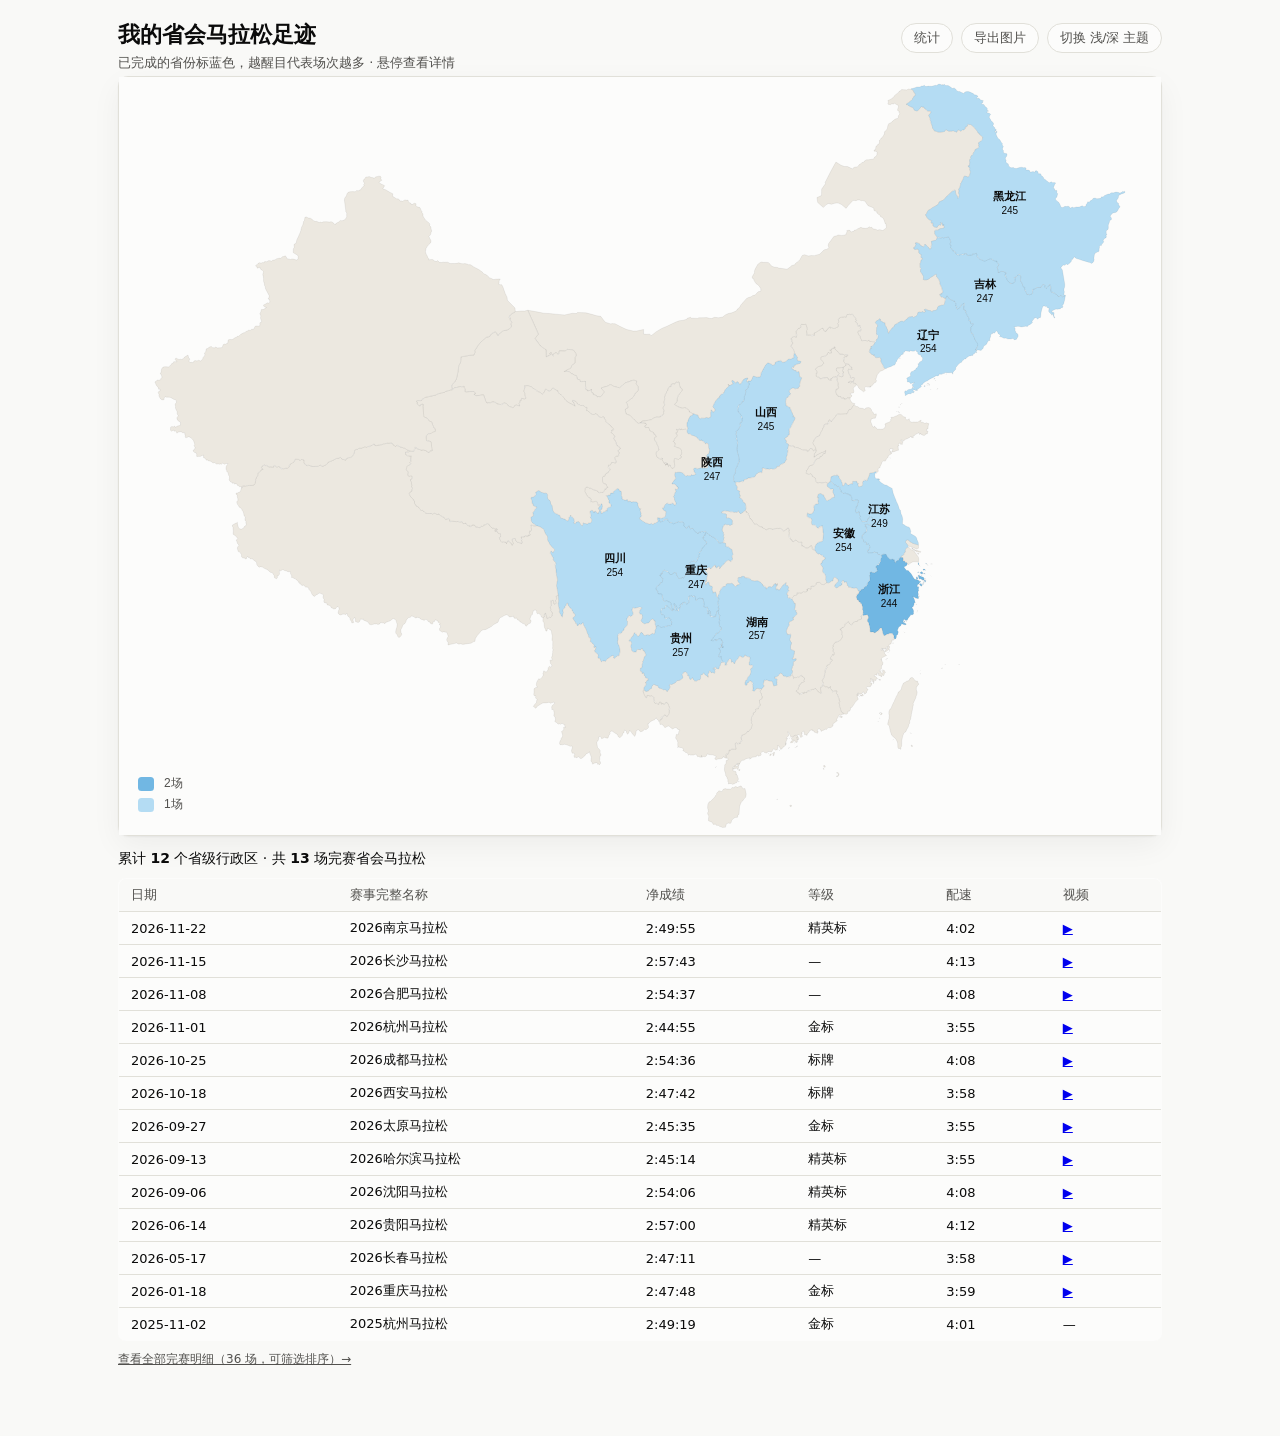
<file: index.html>
<!doctype html>
<html lang="zh-CN">
<head>
<meta charset="utf-8">
<meta name="viewport" content="width=device-width, initial-scale=1">
<title>我的省会马拉松足迹</title>
<link rel="stylesheet" href="style.css">
<style>
  /* 本页独有：地图容器与汇总区。通用样式在 style.css 里，两页共用。 */
  #map {
    width: 100%;
    /* 高度跟随视口：小屏不把左下图例顶到折叠线以下，大屏最多 760px（地图按高度自适应，越高画得越大） */
    height: clamp(420px, calc(100vh - 140px), 760px);
    background: var(--surface);
    border: 1px solid var(--hairline);
    border-radius: 10px;
    box-shadow: 0 1px 2px rgba(0,0,0,0.05), 0 10px 30px rgba(0,0,0,0.05);
  }
  #summary { margin-top: 14px; }
  /* 明细页入口。本页原本没有链接配色规则，只给这一个链接上色，不动全局 a。 */
  .more-link { color: var(--ink-2); }
</style>
</head>
<body>
<div class="page">
  <header>
    <div>
      <h1>我的省会马拉松足迹</h1>
      <p class="subtitle">已完成的省份标蓝色，越醒目代表场次越多 · 悬停查看详情</p>
    </div>
    <div class="tools">
      <a class="tool-btn" href="stats.html">统计</a>
      <button id="export-png" class="tool-btn" type="button">导出图片</button>
      <button id="theme-toggle" class="tool-btn" type="button">切换 浅/深 主题</button>
    </div>
  </header>

  <div id="map"></div>
  <div id="summary"></div>
</div>

<script src="lib/china.js"></script>
<script src="lib/echarts.min.js"></script>
<script src="data/races.js"></script>
<script src="format.js"></script>
<script src="app.js"></script>
</body>
</html>
</file>
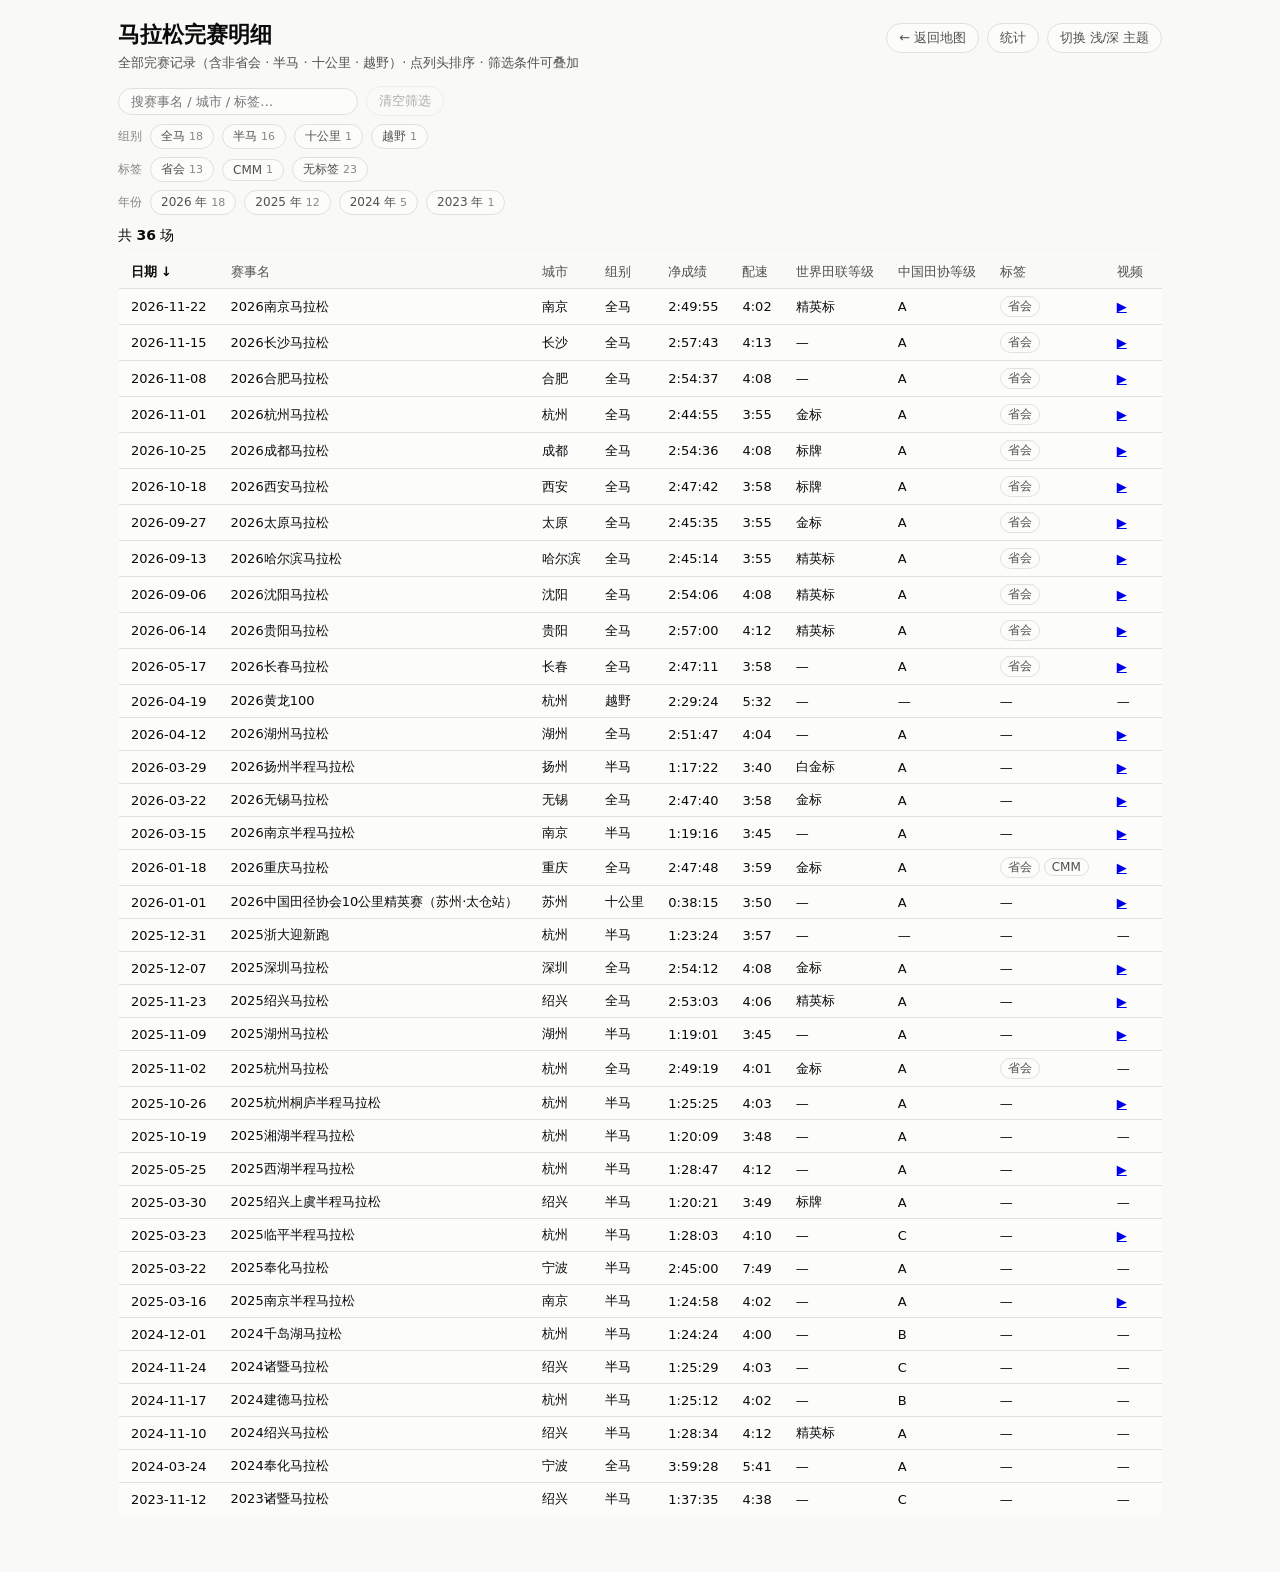
<file: detail.html>
<!doctype html>
<html lang="zh-CN">
<head>
<meta charset="utf-8">
<meta name="viewport" content="width=device-width, initial-scale=1">
<title>马拉松完赛明细</title>
<link rel="stylesheet" href="style.css">
<style>
  /* 本页独有：筛选区、chips、可排序表头、标签小圆片。其余在 style.css 里。 */
  .filters { display: flex; flex-direction: column; gap: 8px; margin: 14px 0 12px; }
  .filter-row { display: flex; align-items: center; gap: 8px; flex-wrap: wrap; }
  .filter-label { color: var(--muted); font-size: 12px; }
  #q {
    border: 1px solid var(--hairline);
    background: var(--surface);
    color: var(--ink);
    font-family: inherit;
    font-size: 13px;
    padding: 5px 12px;
    border-radius: 999px;
    width: 240px;
    max-width: 100%;
  }
  .chip {
    display: inline-flex;
    align-items: center;
    gap: 4px;
    border: 1px solid var(--hairline);
    background: var(--surface);
    color: var(--ink-2);
    font-family: inherit;
    font-size: 12px;
    padding: 3px 10px;
    border-radius: 999px;
    cursor: pointer;
    white-space: nowrap;
  }
  .chip[aria-pressed="true"] { background: var(--ink); border-color: var(--ink); color: var(--surface); }
  .chip-n { color: var(--muted); font-size: 11px; }
  .chip[aria-pressed="true"] .chip-n { color: var(--surface); opacity: 0.7; }
  .tool-btn:disabled { opacity: 0.45; cursor: default; }
  /* 11 列比地图页那张表宽得多，nowrap 之下 width:100% 反而让列宽分配别扭 */
  #list table { width: auto; min-width: 100%; }
  .th-btn {
    font: inherit;
    color: inherit;
    background: none;
    border: 0;
    padding: 0;
    cursor: pointer;
    white-space: nowrap;
  }
  .th-btn:hover { color: var(--ink); }
  th[aria-sort="ascending"], th[aria-sort="descending"] { color: var(--ink); font-weight: 600; }
  .sort-ind { margin-left: 4px; color: var(--muted); }
  th[aria-sort="ascending"] .sort-ind, th[aria-sort="descending"] .sort-ind { color: inherit; }
  .tag-pill {
    display: inline-block;
    border: 1px solid var(--hairline);
    border-radius: 999px;
    padding: 1px 7px;
    margin-right: 4px;
    font-size: 12px;
    color: var(--ink-2);
  }
</style>
</head>
<body>
<div class="page">
  <header>
    <div>
      <h1>马拉松完赛明细</h1>
      <p class="subtitle">全部完赛记录（含非省会 · 半马 · 十公里 · 越野）· 点列头排序 · 筛选条件可叠加</p>
    </div>
    <div class="tools">
      <a class="tool-btn" href="index.html">← 返回地图</a>
      <a class="tool-btn" href="stats.html">统计</a>
      <button id="theme-toggle" class="tool-btn" type="button">切换 浅/深 主题</button>
    </div>
  </header>

  <div id="filters" class="filters"></div>
  <p id="count" class="stat-line" aria-live="polite"></p>
  <div id="list"></div>
</div>

<script src="data/races.js"></script>
<script src="format.js"></script>
<script src="detail.js"></script>
</body>
</html>
</file>
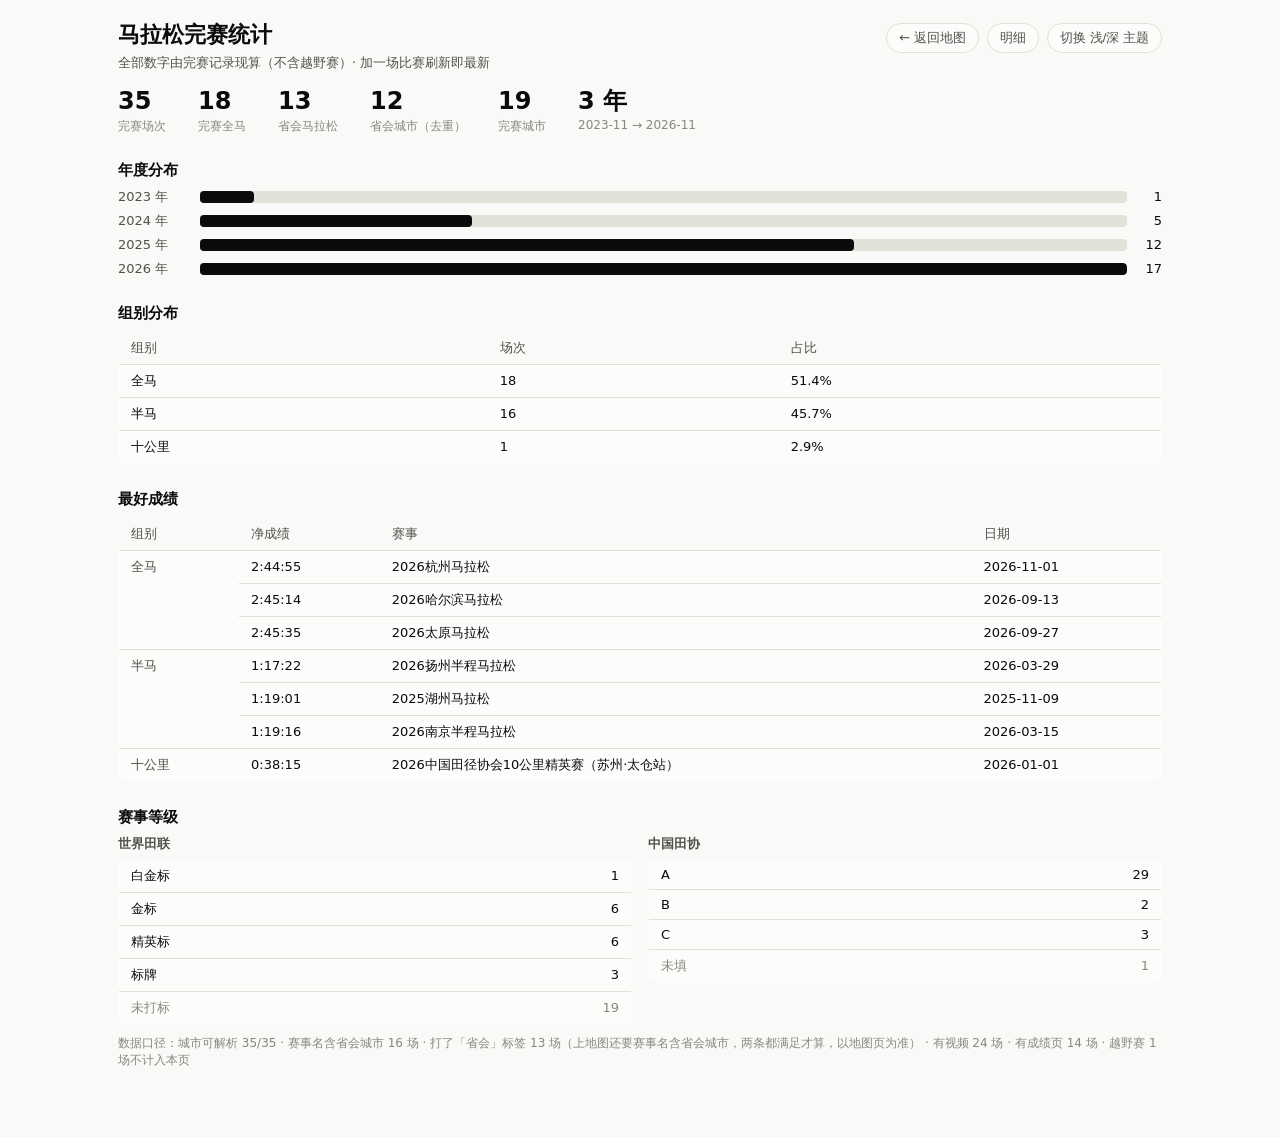
<file: stats.html>
<!doctype html>
<html lang="zh-CN">
<head>
<meta charset="utf-8">
<meta name="viewport" content="width=device-width, initial-scale=1">
<title>马拉松完赛统计</title>
<link rel="stylesheet" href="style.css">
<style>
  /* 本页独有：概览数字、条形、等级两栏。通用样式在 style.css 里。 */
  h2 { font-size: 15px; font-weight: 600; margin: 26px 0 8px; }

  .kpis { display: flex; flex-wrap: wrap; gap: 12px 32px; margin: 16px 0 0; }
  .kpi { display: flex; flex-direction: column; gap: 2px; }
  /* 大数字用比例字形（不加 tabular-nums，等宽会让大字号发散） */
  .kpi-n { font-size: 24px; font-weight: 650; line-height: 1.15; }
  .kpi-l { color: var(--muted); font-size: 12px; }

  .bar-row { display: flex; align-items: center; gap: 10px; margin: 6px 0; }
  /* 年份与数值定宽，各行的轨道才会等宽，条形长度才可比 */
  .bar-label { flex: 0 0 auto; width: 5.5em; color: var(--ink-2); font-size: 13px; white-space: nowrap; }
  /* min-width:0 不能省 —— 否则轨道拒绝收缩，窄屏会把页面撑宽 */
  .bar-track { flex: 1 1 0; min-width: 0; height: 12px; background: var(--hairline); border-radius: 4px; overflow: hidden; }
  /* 数据端 4px 圆角、基线端方角；min-width 保证只有 1 场时也看得见 */
  .bar-fill { display: block; height: 100%; min-width: 2px; background: var(--ink); border-radius: 0 4px 4px 0; }
  .bar-value { flex: 0 0 3ch; text-align: right; font-size: 13px; font-variant-numeric: tabular-nums; }

  .pb-group { color: var(--ink-2); vertical-align: top; white-space: nowrap; }

  .level-grid { display: grid; grid-template-columns: repeat(auto-fit, minmax(170px, 1fr)); gap: 16px; }
  .level-col h3 { font-size: 13px; font-weight: 600; color: var(--ink-2); margin: 0 0 6px; }
  .level-col table { width: 100%; }
  .level-col td.num { text-align: right; font-variant-numeric: tabular-nums; }
  .level-col tr.miss td { color: var(--muted); }
</style>
</head>
<body>
<div class="page">
  <header>
    <div>
      <h1>马拉松完赛统计</h1>
      <p class="subtitle">全部数字由完赛记录现算（不含越野赛）· 加一场比赛刷新即最新</p>
    </div>
    <div class="tools">
      <a class="tool-btn" href="index.html">← 返回地图</a>
      <a class="tool-btn" href="detail.html">明细</a>
      <button id="theme-toggle" class="tool-btn" type="button">切换 浅/深 主题</button>
    </div>
  </header>

  <div id="kpis" class="kpis"></div>

  <h2>年度分布</h2>
  <div id="years"></div>

  <h2>组别分布</h2>
  <div id="groups"></div>

  <h2>最好成绩</h2>
  <div id="pb"></div>

  <h2>赛事等级</h2>
  <div id="levels"></div>

  <p id="coverage" class="muted-note"></p>
</div>

<script src="data/races.js"></script>
<script src="format.js"></script>
<script src="stats.js"></script>
</body>
</html>
</file>
<file: style.css>
/* 地图页（index.html）与明细页（detail.html）共用的样式：
   CSS 变量与浅深主题、页面骨架、按钮、表格。
   各页自己独有的规则写在各自 html 的 <style> 里，且要排在本文件之后。 */

:root {
  color-scheme: light;
  --page:   #f9f9f7;
  --surface: #fcfcfb;
  --ink:    #0b0b0b;
  --ink-2:  #52514e;
  --muted:  #898781;
  --hairline: #e1e0d9;
}
@media (prefers-color-scheme: dark) {
  :root:not([data-theme="light"]) {
    color-scheme: dark;
    --page:   #0d0d0d;
    --surface: #1a1a19;
    --ink:    #ffffff;
    --ink-2:  #c3c2b7;
    --muted:  #898781;
    --hairline: #2c2c2a;
  }
}
:root[data-theme="dark"] {
  color-scheme: dark;
  --page:   #0d0d0d;
  --surface: #1a1a19;
  --ink:    #ffffff;
  --ink-2:  #c3c2b7;
  --muted:  #898781;
  --hairline: #2c2c2a;
}
* { box-sizing: border-box; }
body {
  margin: 0;
  background: var(--page);
  color: var(--ink);
  font-family: system-ui, -apple-system, "Segoe UI", "PingFang SC", "Microsoft YaHei", sans-serif;
}
.page {
  max-width: 1080px;
  margin: 0 auto;
  padding: 20px 18px 56px;
}
header {
  display: flex;
  align-items: baseline;
  justify-content: space-between;
  gap: 12px;
  flex-wrap: wrap;
  margin-bottom: 4px;
}
h1 { font-size: 22px; margin: 0 0 4px; font-weight: 650; }
.subtitle { color: var(--ink-2); font-size: 13px; margin: 0; }
.tools { display: flex; gap: 8px; }
.tool-btn {
  border: 1px solid var(--hairline);
  background: var(--surface);
  color: var(--ink-2);
  font-size: 13px;
  padding: 5px 12px;
  border-radius: 999px;
  cursor: pointer;
  white-space: nowrap;
}
/* 返回地图是个 <a>，得把下划线去掉才和旁边的按钮长得一样 */
a.tool-btn { text-decoration: none; }
/* 按钮交互反馈：悬停浮起一层、按下更实、键盘焦点留一圈 */
.tool-btn:hover { background: var(--page); color: var(--ink); border-color: var(--muted); }
.tool-btn:active { background: var(--hairline); }
.tool-btn:focus-visible { outline: 2px solid var(--ink-2); outline-offset: 2px; }
.stat-line { color: var(--ink); font-size: 14px; margin: 0 0 10px; }
.stat-line b { font-weight: 650; }
table {
  width: 100%;
  border-collapse: collapse;
  font-size: 13px;
  background: var(--surface);
  border: 1px solid var(--hairline);
  border-radius: 8px;
  overflow: hidden;
}
th, td {
  text-align: left;
  padding: 7px 12px;
  border-bottom: 1px solid var(--hairline);
}
th { color: var(--ink-2); font-weight: 500; background: var(--page); }
tr:last-child td { border-bottom: none; }
/* 表格列多，窄屏放不下就横向滚动，别把页面撑破 */
.table-wrap { overflow-x: auto; }
.table-wrap th, .table-wrap td { white-space: nowrap; }
.empty-tip, .muted-note { color: var(--muted); font-size: 13px; }
.muted-note { font-size: 12px; margin-top: 10px; }
code { background: var(--page); border: 1px solid var(--hairline); border-radius: 4px; padding: 0 4px; font-size: 12px; }
</file>
